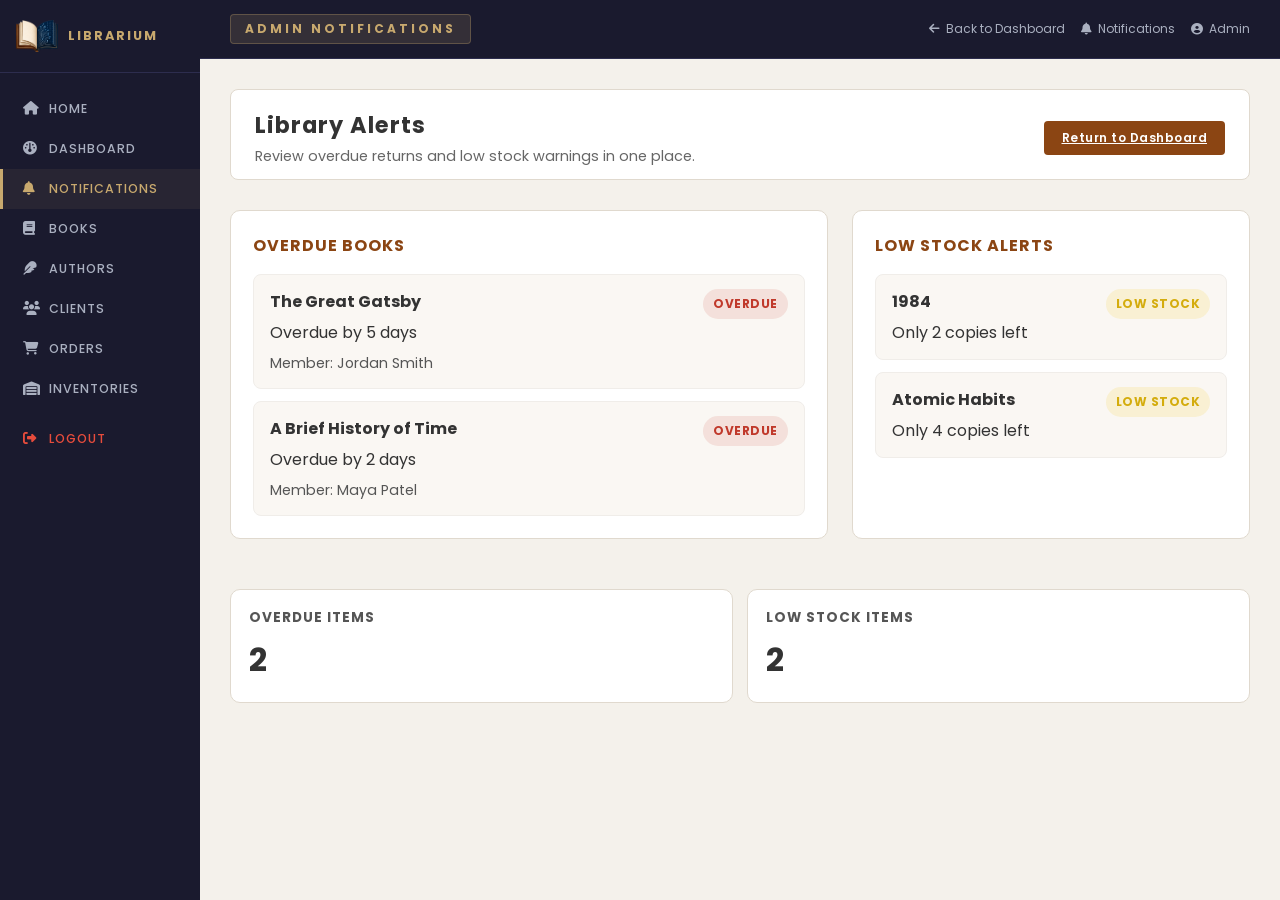
<file: notifications.html>
<!DOCTYPE html>
<html lang="en">
<head>
    <meta charset="UTF-8">
    <meta name="viewport" content="width=device-width, initial-scale=1.0">
    <title>Librarium — Notifications</title>
    <link rel="stylesheet" href="https://cdnjs.cloudflare.com/ajax/libs/font-awesome/6.5.0/css/all.min.css">
    <link href="https://fonts.googleapis.com/css2?family=Poppins:wght@300;400;500;600;700&display=swap" rel="stylesheet">
    <link rel="stylesheet" href="dashboardstyle.css">
    <style>
        .notifications-hero {
            padding: 18px 24px 12px;
            display: flex;
            align-items: center;
            justify-content: space-between;
            gap: 12px;
            background: #fff;
            border: 1px solid var(--border);
            border-radius: 8px;
        }
        .notifications-hero h1 {
            font-size: 1.4rem;
            letter-spacing: 1px;
            margin-bottom: 4px;
        }
        .notifications-hero p {
            color: #666;
            font-size: 0.9rem;
            margin: 0;
        }
        .notification-card {
            background: #fff;
            border: 1px solid var(--border);
            border-radius: 10px;
            padding: 22px;
            width: 100%;
        }
        .notification-card h2 {
            margin-bottom: 16px;
            font-size: 1rem;
            letter-spacing: 1px;
            text-transform: uppercase;
            color: var(--section-title-bg);
        }
        .notification-item {
            display: flex;
            justify-content: space-between;
            align-items: flex-start;
            gap: 14px;
            padding: 14px 16px;
            border-radius: 8px;
            border: 1px solid #f0ede9;
            margin-bottom: 12px;
            background: #faf7f3;
        }
        .notification-item:last-child { margin-bottom: 0; }
        .notification-item strong { display: block; margin-bottom: 6px; }
        .notification-status {
            font-size: 0.75rem;
            text-transform: uppercase;
            letter-spacing: 0.5px;
            font-weight: 700;
            padding: 6px 10px;
            border-radius: 999px;
        }
        .status-overdue { background: rgba(192, 57, 43, 0.12); color: #c0392b; }
        .status-lowstock { background: rgba(241, 196, 15, 0.14); color: #d4ac0d; }
        .notifications-grid {
            display: grid;
            grid-template-columns: 1.2fr 0.8fr;
            gap: 24px;
            width: 100%;
        }
        .notifications-summary {
            display: grid;
            grid-template-columns: repeat(2, minmax(0, 1fr));
            gap: 14px;
            margin-top: 20px;
        }
        .summary-box {
            border-radius: 10px;
            background: #fff;
            border: 1px solid var(--border);
            padding: 18px;
        }
        .summary-box h3 {
            margin-bottom: 8px;
            font-size: 0.85rem;
            color: #555;
            text-transform: uppercase;
            letter-spacing: 1px;
        }
        .summary-box p {
            font-size: 2rem;
            font-weight: 700;
            color: #333;
            margin: 0;
        }
        @media (max-width: 950px) {
            .notifications-grid { grid-template-columns: 1fr; }
        }
    </style>
</head>
<body>
<aside class="sidebar">
    <div class="sidebar-logo">
        <img src="images/logo.png" alt="Librarium Logo" style="height:32px; width:auto;">
        <span>LIBRARIUM</span>
    </div>
    <ul class="sidebar-nav">
        <li><a href="index.html"><i class="fa-solid fa-house"></i> Home</a></li>
        <li><a href="dashboard.html"><i class="fa-solid fa-gauge"></i> Dashboard</a></li>
        <li><a href="#" class="active"><i class="fa-solid fa-bell"></i> Notifications</a></li>
        <li><a href="#books"><i class="fa-solid fa-book"></i> Books</a></li>
        <li><a href="#authors"><i class="fa-solid fa-feather"></i> Authors</a></li>
        <li><a href="#clients"><i class="fa-solid fa-users"></i> Clients</a></li>
        <li><a href="#orders"><i class="fa-solid fa-cart-shopping"></i> Orders</a></li>
        <li><a href="#inventory"><i class="fa-solid fa-warehouse"></i> Inventories</a></li>
        <li class="logout"><a href="index.html"><i class="fa-solid fa-right-from-bracket"></i> Logout</a></li>
    </ul>
</aside>
<main class="main">
    <div class="topbar">
        <span class="topbar-title">ADMIN NOTIFICATIONS</span>
        <div class="topbar-right">
            <a href="dashboard.html"><i class="fa-solid fa-arrow-left"></i> Back to Dashboard</a>
            <a href="notifications.html" class="active"><i class="fa-solid fa-bell"></i> Notifications</a>
            <a href="#"><i class="fa-solid fa-circle-user"></i> Admin</a>
        </div>
    </div>
    <div class="content">
        <div class="notifications-hero">
            <div>
                <h1>Library Alerts</h1>
                <p>Review overdue returns and low stock warnings in one place.</p>
            </div>
            <a href="dashboard.html" class="btn btn-primary">Return to Dashboard</a>
        </div>

        <div class="notifications-grid">
            <div class="notification-card">
                <h2>Overdue Books</h2>
                <div id="overdueList"></div>
            </div>
            <div class="notification-card">
                <h2>Low Stock Alerts</h2>
                <div id="lowStockList"></div>
            </div>
        </div>

        <div class="notifications-summary">
            <div class="summary-box">
                <h3>Overdue items</h3>
                <p id="overdueCount">0</p>
            </div>
            <div class="summary-box">
                <h3>Low stock items</h3>
                <p id="lowStockCount">0</p>
            </div>
        </div>
    </div>
</main>
<script src="notifications.js"></script>
</body>
</html>
</file>
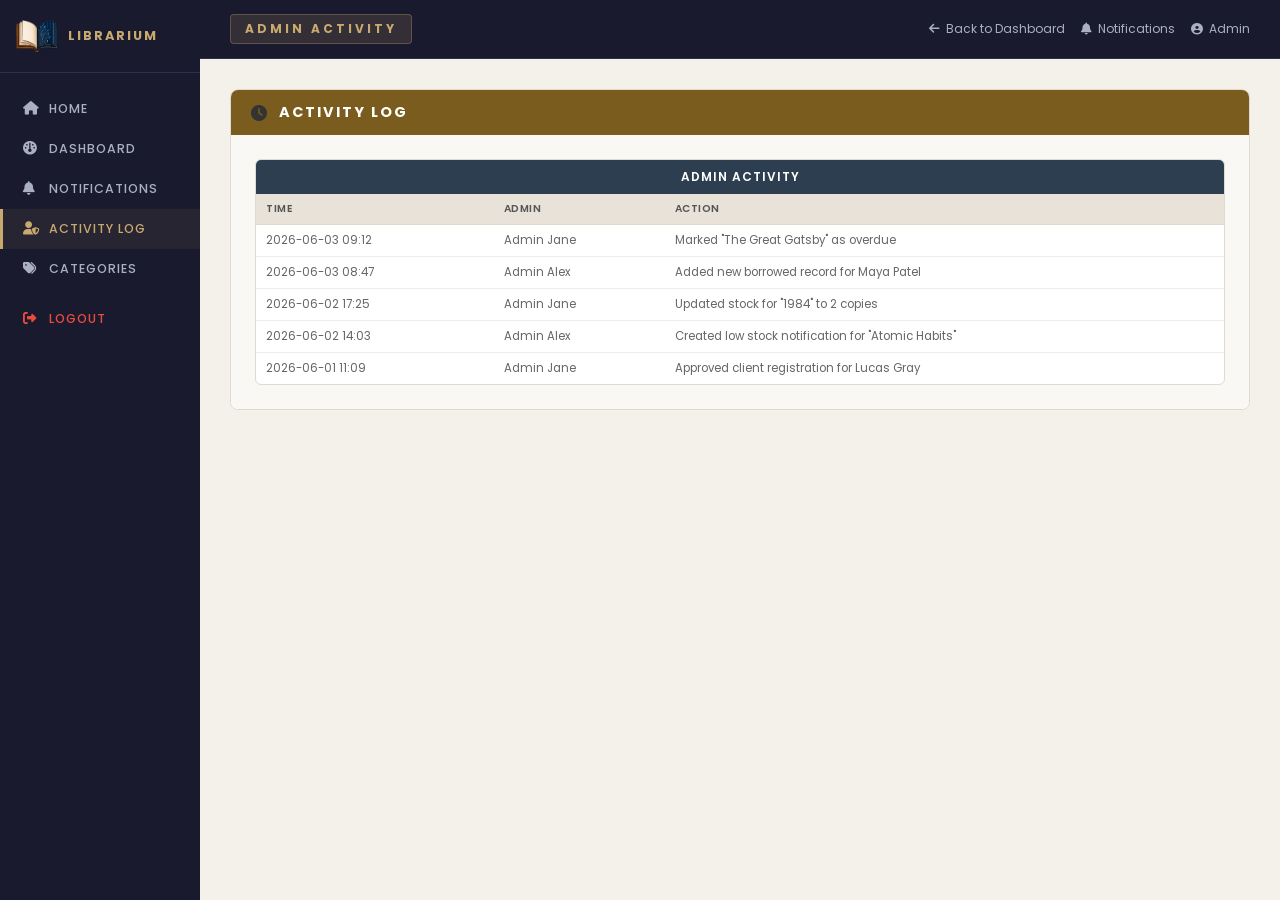
<file: html/admin-activity.html>
<!DOCTYPE html>
<html lang="en">
<head>
    <meta charset="UTF-8">
    <meta name="viewport" content="width=device-width, initial-scale=1.0">
    <title>Librarium — Admin Activity</title>
    <link rel="stylesheet" href="https://cdnjs.cloudflare.com/ajax/libs/font-awesome/6.5.0/css/all.min.css">
    <link href="https://fonts.googleapis.com/css2?family=Poppins:wght@300;400;500;600;700&display=swap" rel="stylesheet">
    <link rel="stylesheet" href="../css/main.css">
</head>
<body>

<!-- SIDEBAR -->
<aside class="sidebar">
    <div class="sidebar-logo">
        <img src="../images/logo.png" alt="Librarium Logo" style="height:32px; width:auto;">
        <span>LIBRARIUM</span>
    </div>
    <ul class="sidebar-nav">
        <li><a href="index.html"><i class="fa-solid fa-house"></i> Home</a></li>
        <li><a href="dashboard.html"><i class="fa-solid fa-gauge"></i> Dashboard</a></li>
        <li><a href="notifications.html"><i class="fa-solid fa-bell"></i> Notifications</a></li>
        <li><a href="#" class="active"><i class="fa-solid fa-user-shield"></i> Activity Log</a></li>
        <li><a href="categories.html"><i class="fa-solid fa-tags"></i> Categories</a></li>
        <li class="logout"><a href="index.html"><i class="fa-solid fa-right-from-bracket"></i> Logout</a></li>
    </ul>
</aside>

<!-- MAIN -->
<main class="main">
    <div class="topbar">
        <span class="topbar-title">ADMIN ACTIVITY</span>
        <div class="topbar-right">
            <a href="dashboard.html"><i class="fa-solid fa-arrow-left"></i> Back to Dashboard</a>
            <a href="notifications.html"><i class="fa-solid fa-bell"></i> Notifications</a>
            <a href="admin-activity.html" class="active"><i class="fa-solid fa-circle-user"></i> Admin</a>
        </div>
    </div>

    <div class="content">
        <div class="section-block">
            <div class="section-header gold">
                <i class="fa-solid fa-clock"></i>
                <h2>Activity Log</h2>
            </div>
            <div class="section-body">
                <div class="table-card">
                    <div class="table-card-title">ADMIN ACTIVITY</div>
                    <table>
                        <thead>
                            <tr>
                                <th>Time</th>
                                <th>Admin</th>
                                <th>Action</th>
                            </tr>
                        </thead>
                        <tbody>
                            <tr>
                                <td>2026-06-03 09:12</td>
                                <td>Admin Jane</td>
                                <td>Marked "The Great Gatsby" as overdue</td>
                            </tr>
                            <tr>
                                <td>2026-06-03 08:47</td>
                                <td>Admin Alex</td>
                                <td>Added new borrowed record for Maya Patel</td>
                            </tr>
                            <tr>
                                <td>2026-06-02 17:25</td>
                                <td>Admin Jane</td>
                                <td>Updated stock for "1984" to 2 copies</td>
                            </tr>
                            <tr>
                                <td>2026-06-02 14:03</td>
                                <td>Admin Alex</td>
                                <td>Created low stock notification for "Atomic Habits"</td>
                            </tr>
                            <tr>
                                <td>2026-06-01 11:09</td>
                                <td>Admin Jane</td>
                                <td>Approved client registration for Lucas Gray</td>
                            </tr>
                        </tbody>
                    </table>
                </div>
            </div>
        </div>
    </div>
</main>

</body>
</html>
</file>
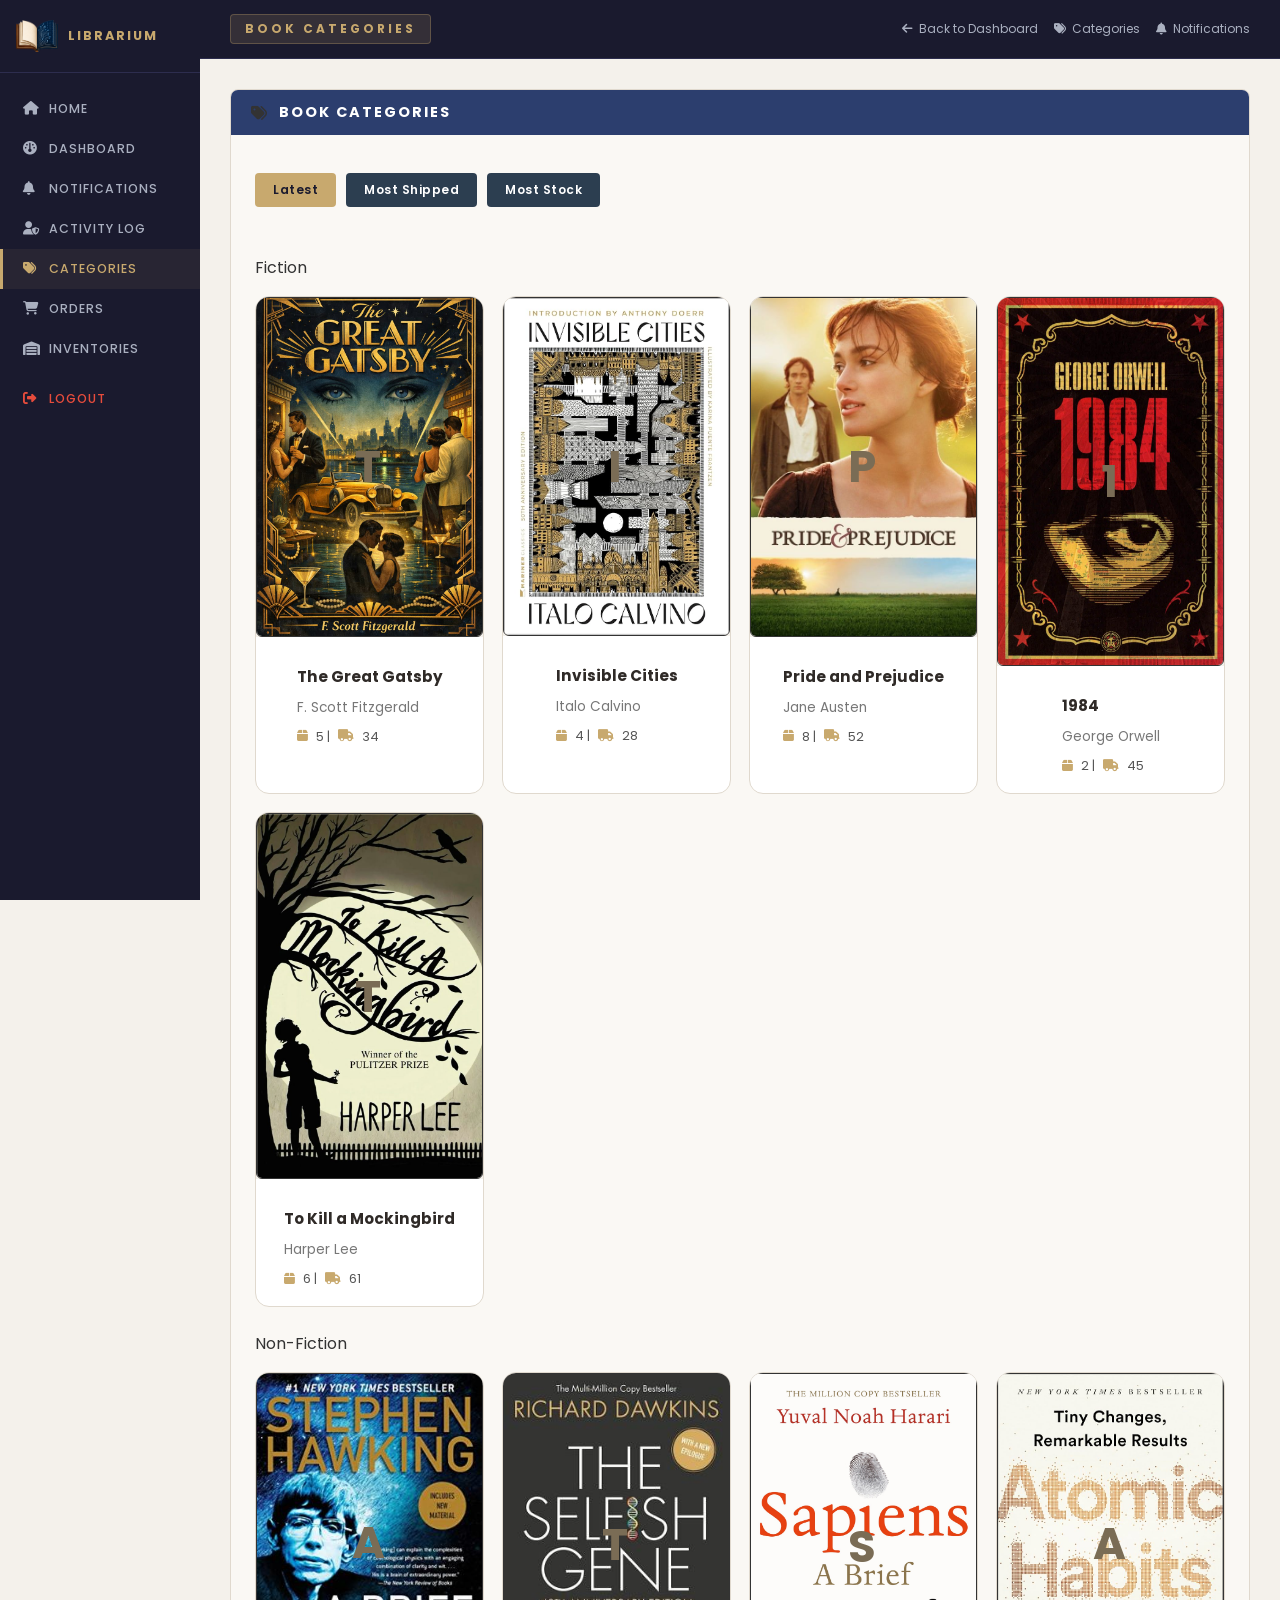
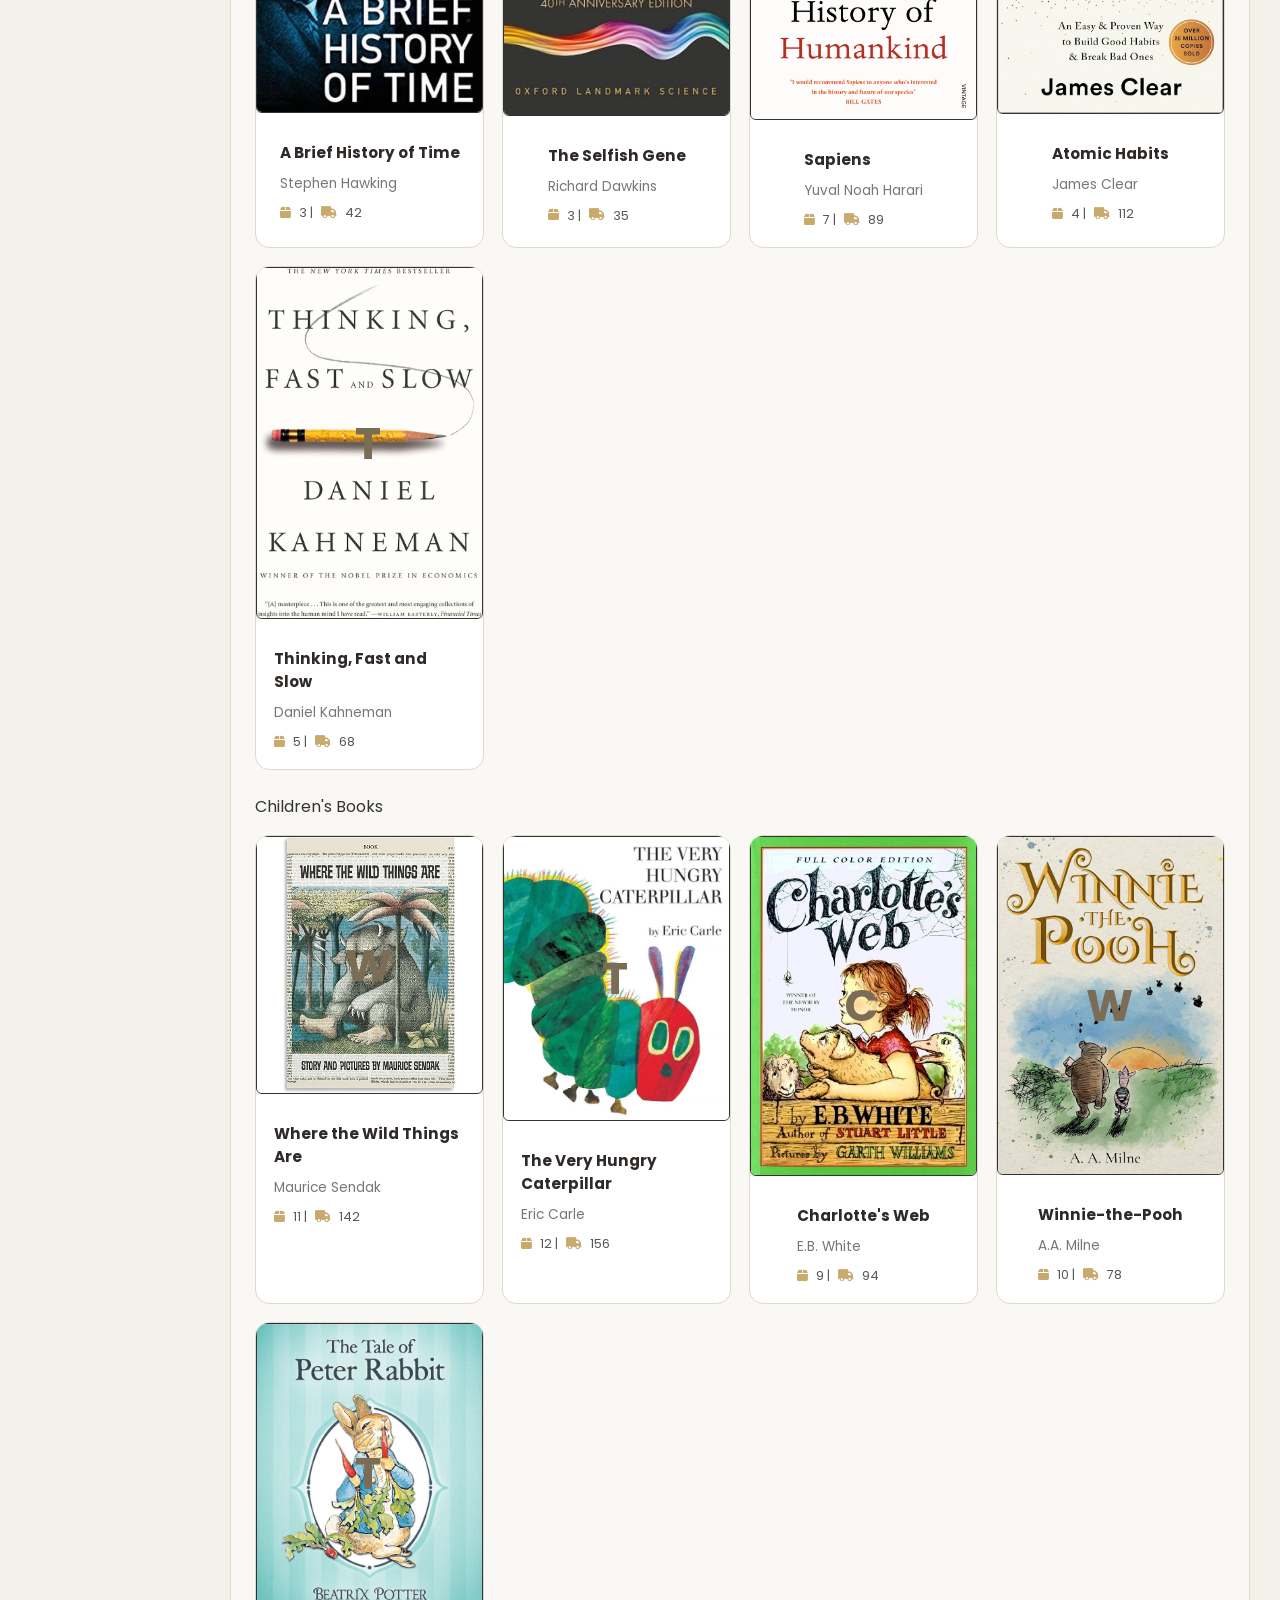
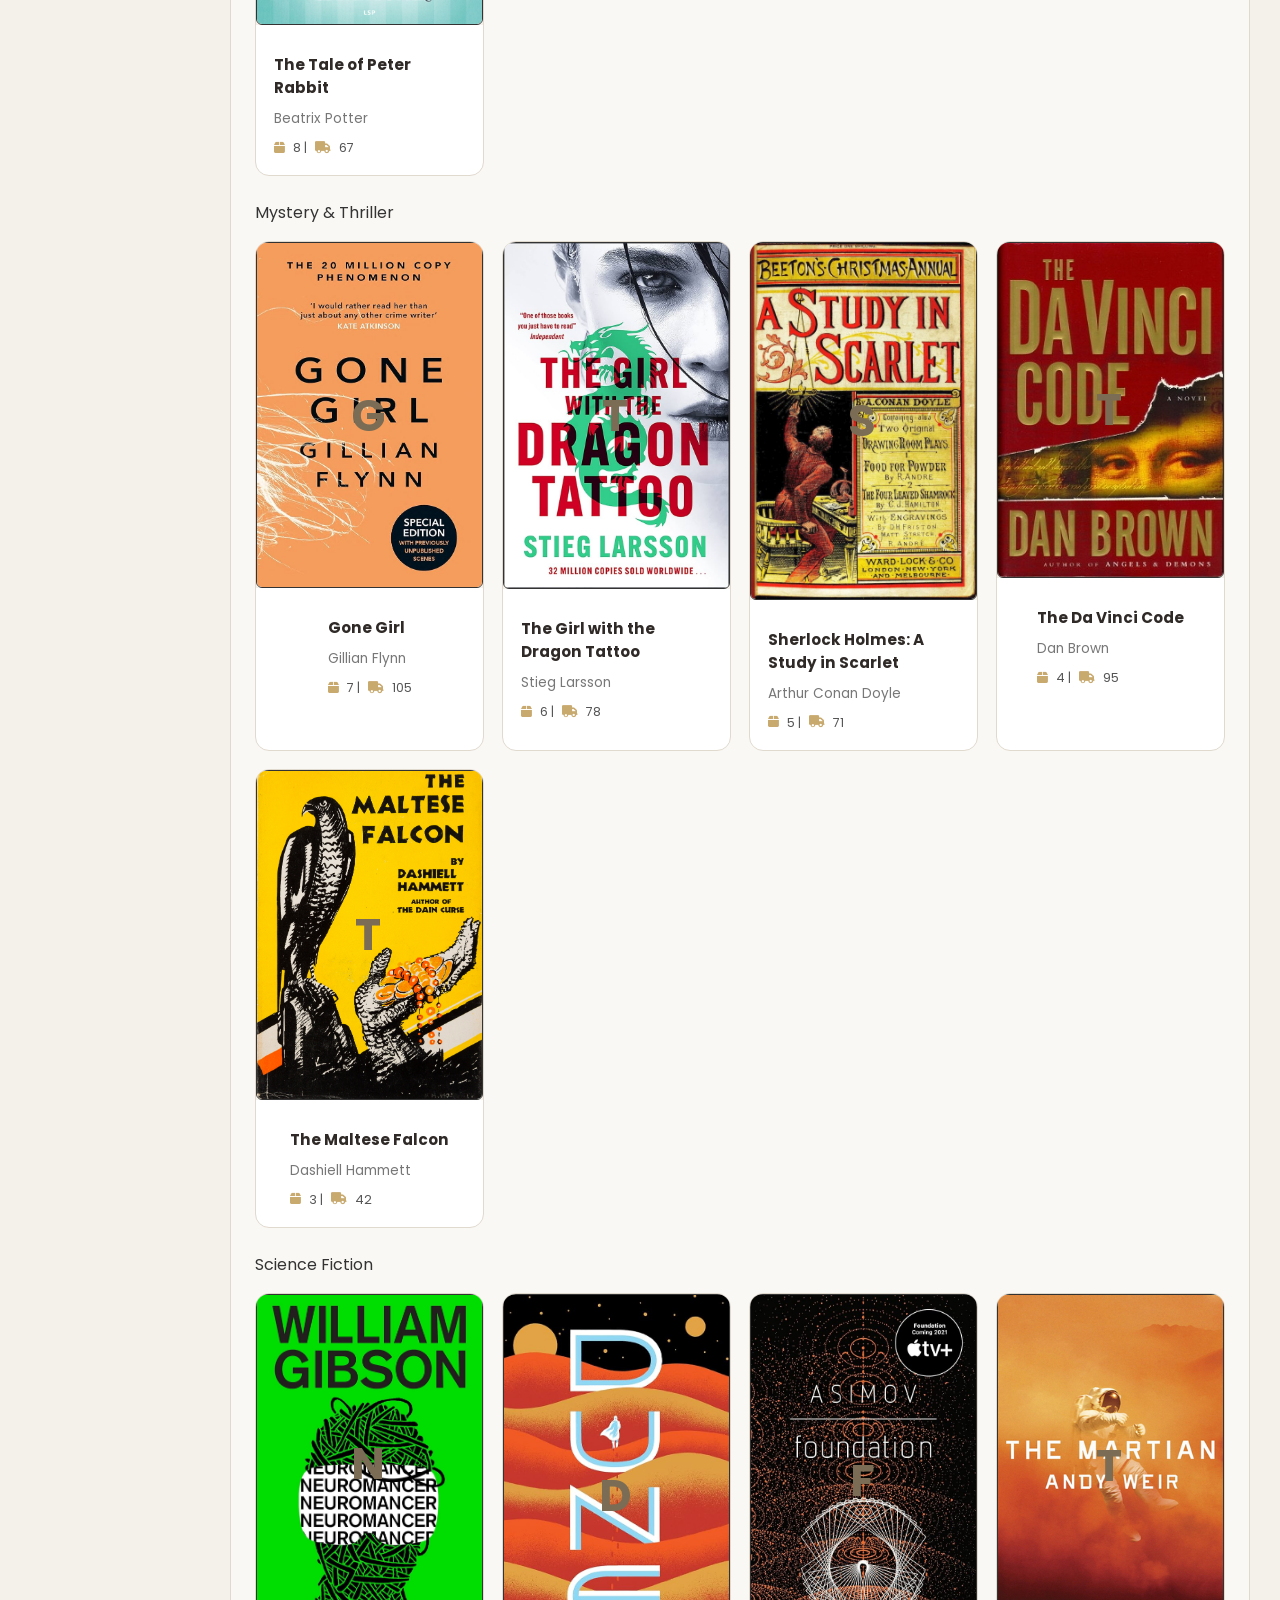
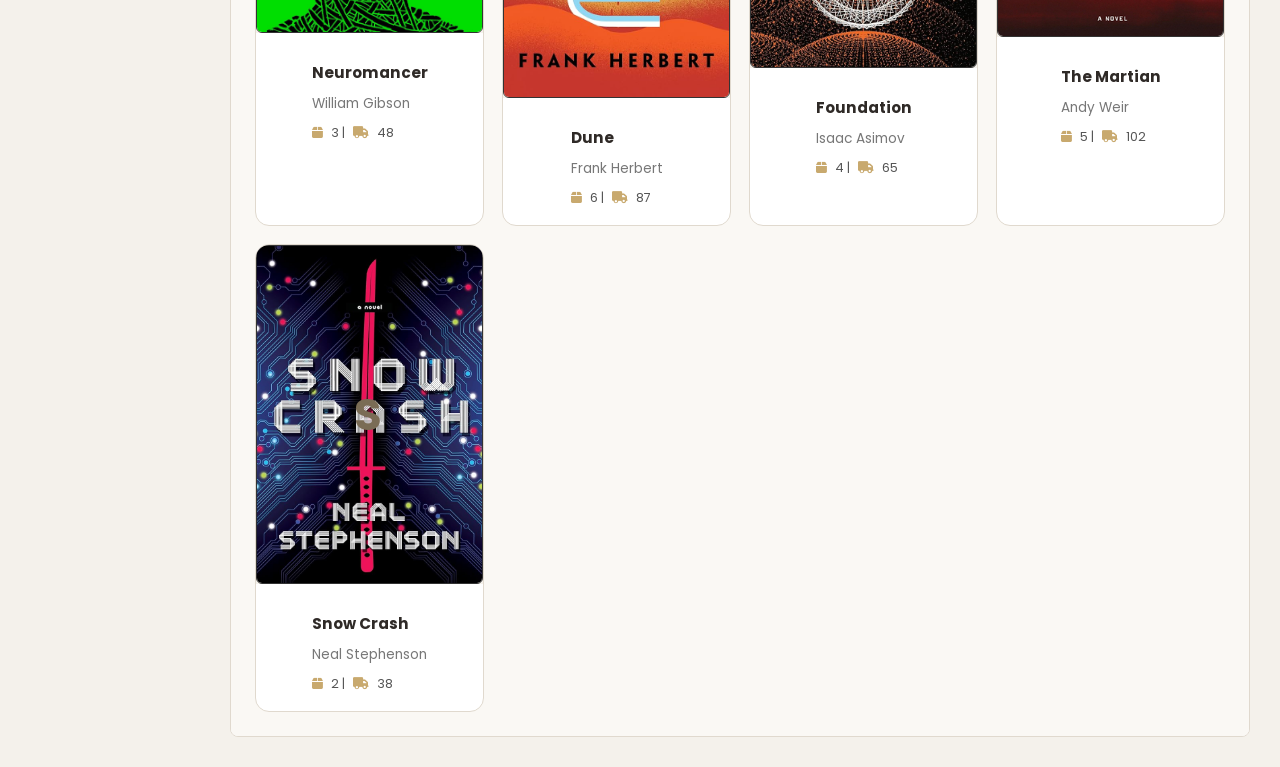
<file: html/categories.html>
<!DOCTYPE html>
<html lang="en">
<head>
    <meta charset="UTF-8">
    <meta name="viewport" content="width=device-width, initial-scale=1.0">
    <title>Librarium — Categories</title>
    <link rel="stylesheet" href="https://cdnjs.cloudflare.com/ajax/libs/font-awesome/6.5.0/css/all.min.css">
    <link href="https://fonts.googleapis.com/css2?family=Poppins:wght@300;400;500;600;700&display=swap" rel="stylesheet">
    <link rel="stylesheet" href="../css/main.css">
</head>
<body>
    <aside class="sidebar">
        <div class="sidebar-logo">
            <img src="../images/logo.png" alt="Librarium Logo" style="height:32px; width:auto;">
            <span>LIBRARIUM</span>
        </div>
        <ul class="sidebar-nav">
            <li><a href="index.html"><i class="fa-solid fa-house"></i> Home</a></li>
            <li><a href="dashboard.html"><i class="fa-solid fa-gauge"></i> Dashboard</a></li>
            <li><a href="notifications.html"><i class="fa-solid fa-bell"></i> Notifications</a></li>
            <li><a href="admin-activity.html"><i class="fa-solid fa-user-shield"></i> Activity Log</a></li>
            <li><a href="categories.html" class="active"><i class="fa-solid fa-tags"></i> Categories</a></li>
            <li><a href="#orders"><i class="fa-solid fa-cart-shopping"></i> Orders</a></li>
            <li><a href="#inventory"><i class="fa-solid fa-warehouse"></i> Inventories</a></li>
            <li class="logout"><a href="index.html"><i class="fa-solid fa-right-from-bracket"></i> Logout</a></li>
        </ul>
    </aside>

    <main class="main">
        <div class="topbar">
            <span class="topbar-title">BOOK CATEGORIES</span>
            <div class="topbar-right">
                <a href="dashboard.html"><i class="fa-solid fa-arrow-left"></i> Back to Dashboard</a>
                <a href="categories.html" class="active"><i class="fa-solid fa-tags"></i> Categories</a>
                <a href="notifications.html"><i class="fa-solid fa-bell"></i> Notifications</a>
            </div>
        </div>

        <div class="content">
            <div class="section-block">
                <div class="section-header blue">
                    <i class="fa-solid fa-tags"></i>
                    <h2>Book Categories</h2>
                </div>
                <div class="section-body">
                    <div class="btn-row">
                        <button class="btn sort-btn sort-latest active" onclick="sortBooks('latest', this)">Latest</button>
                        <button class="btn sort-btn sort-shipped" onclick="sortBooks('shipped', this)">Most Shipped</button>
                        <button class="btn sort-btn sort-stock" onclick="sortBooks('stock', this)">Most Stock</button>
                    </div>
                    <div id="categoriesContainer"></div>
                </div>
            </div>
        </div>
    </main>

    <script src="../js/categories.js"></script>
</body>
</html>
</file>
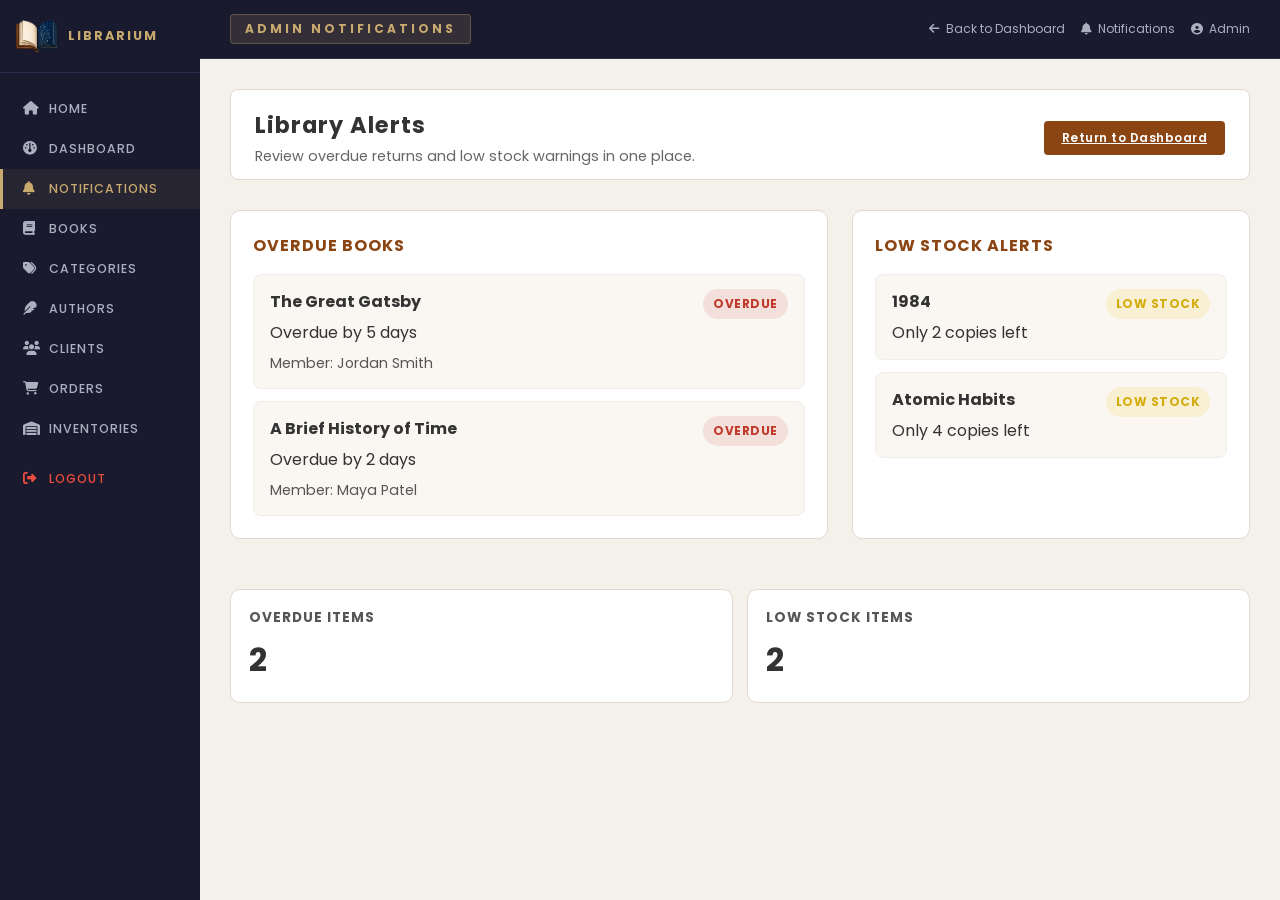
<file: html/notifications.html>
<!DOCTYPE html>
<html lang="en">
<head>
    <meta charset="UTF-8">
    <meta name="viewport" content="width=device-width, initial-scale=1.0">
    <title>Librarium — Notifications</title>
    <link rel="stylesheet" href="https://cdnjs.cloudflare.com/ajax/libs/font-awesome/6.5.0/css/all.min.css">
    <link href="https://fonts.googleapis.com/css2?family=Poppins:wght@300;400;500;600;700&display=swap" rel="stylesheet">
    <link rel="stylesheet" href="../css/main.css">
    <style>
        .notifications-hero {
            padding: 18px 24px 12px;
            display: flex;
            align-items: center;
            justify-content: space-between;
            gap: 12px;
            background: #fff;
            border: 1px solid var(--border);
            border-radius: 8px;
        }
        .notifications-hero h1 {
            font-size: 1.4rem;
            letter-spacing: 1px;
            margin-bottom: 4px;
        }
        .notifications-hero p {
            color: #666;
            font-size: 0.9rem;
            margin: 0;
        }
        .notification-card {
            background: #fff;
            border: 1px solid var(--border);
            border-radius: 10px;
            padding: 22px;
            width: 100%;
        }
        .notification-card h2 {
            margin-bottom: 16px;
            font-size: 1rem;
            letter-spacing: 1px;
            text-transform: uppercase;
            color: var(--section-title-bg);
        }
        .notification-item {
            display: flex;
            justify-content: space-between;
            align-items: flex-start;
            gap: 14px;
            padding: 14px 16px;
            border-radius: 8px;
            border: 1px solid #f0ede9;
            margin-bottom: 12px;
            background: #faf7f3;
        }
        .notification-item:last-child { margin-bottom: 0; }
        .notification-item strong { display: block; margin-bottom: 6px; }
        .notification-status {
            font-size: 0.75rem;
            text-transform: uppercase;
            letter-spacing: 0.5px;
            font-weight: 700;
            padding: 6px 10px;
            border-radius: 999px;
        }
        .status-overdue { background: rgba(192, 57, 43, 0.12); color: #c0392b; }
        .status-lowstock { background: rgba(241, 196, 15, 0.14); color: #d4ac0d; }
        .notifications-grid {
            display: grid;
            grid-template-columns: 1.2fr 0.8fr;
            gap: 24px;
            width: 100%;
        }
        .notifications-summary {
            display: grid;
            grid-template-columns: repeat(2, minmax(0, 1fr));
            gap: 14px;
            margin-top: 20px;
        }
        .summary-box {
            border-radius: 10px;
            background: #fff;
            border: 1px solid var(--border);
            padding: 18px;
        }
        .summary-box h3 {
            margin-bottom: 8px;
            font-size: 0.85rem;
            color: #555;
            text-transform: uppercase;
            letter-spacing: 1px;
        }
        .summary-box p {
            font-size: 2rem;
            font-weight: 700;
            color: #333;
            margin: 0;
        }
        @media (max-width: 950px) {
            .notifications-grid { grid-template-columns: 1fr; }
        }
    </style>
</head>
<body>
<aside class="sidebar">
    <div class="sidebar-logo">
        <img src="../images/logo.png" alt="Librarium Logo" style="height:32px; width:auto;">
        <span>LIBRARIUM</span>
    </div>
    <ul class="sidebar-nav">
        <li><a href="index.html"><i class="fa-solid fa-house"></i> Home</a></li>
        <li><a href="dashboard.html"><i class="fa-solid fa-gauge"></i> Dashboard</a></li>
        <li><a href="#" class="active"><i class="fa-solid fa-bell"></i> Notifications</a></li>
        <li><a href="#books"><i class="fa-solid fa-book"></i> Books</a></li>
        <li><a href="categories.html"><i class="fa-solid fa-tags"></i> Categories</a></li>
        <li><a href="#authors"><i class="fa-solid fa-feather"></i> Authors</a></li>
        <li><a href="#clients"><i class="fa-solid fa-users"></i> Clients</a></li>
        <li><a href="#orders"><i class="fa-solid fa-cart-shopping"></i> Orders</a></li>
        <li><a href="#inventory"><i class="fa-solid fa-warehouse"></i> Inventories</a></li>
        <li class="logout"><a href="index.html"><i class="fa-solid fa-right-from-bracket"></i> Logout</a></li>
    </ul>
</aside>
<main class="main">
    <div class="topbar">
        <span class="topbar-title">ADMIN NOTIFICATIONS</span>
        <div class="topbar-right">
            <a href="dashboard.html"><i class="fa-solid fa-arrow-left"></i> Back to Dashboard</a>
            <a href="notifications.html" class="active"><i class="fa-solid fa-bell"></i> Notifications</a>
            <a href="admin-activity.html"><i class="fa-solid fa-circle-user"></i> Admin</a>
        </div>
    </div>
    <div class="content">
        <div class="notifications-hero">
            <div>
                <h1>Library Alerts</h1>
                <p>Review overdue returns and low stock warnings in one place.</p>
            </div>
            <a href="dashboard.html" class="btn btn-primary">Return to Dashboard</a>
        </div>

        <div class="notifications-grid">
            <div class="notification-card">
                <h2>Overdue Books</h2>
                <div id="overdueList"></div>
            </div>
            <div class="notification-card">
                <h2>Low Stock Alerts</h2>
                <div id="lowStockList"></div>
            </div>
        </div>

        <div class="notifications-summary">
            <div class="summary-box">
                <h3>Overdue items</h3>
                <p id="overdueCount">0</p>
            </div>
            <div class="summary-box">
                <h3>Low stock items</h3>
                <p id="lowStockCount">0</p>
            </div>
        </div>
    </div>
</main>
<script src="../js/notifications.js"></script>
</body>
</html>
</file>
<file: dashboardstyle.css>
* { margin: 0; padding: 0; box-sizing: border-box; }

        :root {
            --sidebar-bg: #1a1a2e;
            --sidebar-width: 200px;
            --accent: #c8a96e;
            --accent-dark: #a8843e;
            --danger: #c0392b;
            --success: #27ae60;
            --info: #2980b9;
            --warning: #e67e22;
            --text-light: #ecf0f1;
            --text-muted: #95a5a6;
            --bg-main: #f4f1eb;
            --bg-card: #ffffff;
            --bg-section: #faf8f4;
            --border: #e0d9ce;
            --table-header: #2c3e50;
            --section-title-bg: #8b4513;
        }

        body {
            font-family: 'Poppins', sans-serif;
            background: var(--bg-main);
            display: flex;
            min-height: 100vh;
            color: #333;
        }

        /* SIDEBAR */
        .sidebar {
            width: var(--sidebar-width);
            background: var(--sidebar-bg);
            min-height: 100vh;
            position: fixed;
            top: 0; left: 0;
            display: flex;
            flex-direction: column;
            z-index: 100;
        }

        .sidebar-logo {
            padding: 20px 16px;
            border-bottom: 1px solid #2d2d4e;
            display: flex;
            align-items: center;
            gap: 10px;
        }

        .sidebar-logo span {
            color: var(--accent);
            font-size: 0.8rem;
            font-weight: 700;
            letter-spacing: 2px;
        }

        .sidebar-nav {
            list-style: none;
            padding: 16px 0;
            flex: 1;
        }

        .sidebar-nav li a {
            display: flex;
            align-items: center;
            gap: 10px;
            padding: 11px 20px;
            color: #aab0c0;
            text-decoration: none;
            font-size: 0.78rem;
            font-weight: 500;
            letter-spacing: 1px;
            text-transform: uppercase;
            transition: all 0.2s;
            border-left: 3px solid transparent;
        }

        .sidebar-nav li a:hover,
        .sidebar-nav li a.active {
            color: var(--accent);
            background: rgba(200, 169, 110, 0.08);
            border-left-color: var(--accent);
        }

        .sidebar-nav li a i {
            width: 16px;
            font-size: 0.85rem;
        }

        .sidebar-nav .logout a {
            color: #e74c3c;
            margin-top: 10px;
        }

        .sidebar-nav .logout a:hover {
            background: rgba(231, 76, 60, 0.1);
            border-left-color: #e74c3c;
        }

        /* MAIN CONTENT */
        .main {
            margin-left: var(--sidebar-width);
            flex: 1;
            display: flex;
            flex-direction: column;
        }

        /* TOP BAR */
        .topbar {
            background: var(--sidebar-bg);
            padding: 14px 30px;
            display: flex;
            align-items: center;
            justify-content: space-between;
            border-bottom: 1px solid #2d2d4e;
        }

        .topbar-title {
            color: var(--accent);
            font-size: 0.75rem;
            font-weight: 700;
            letter-spacing: 3px;
            text-transform: uppercase;
            background: rgba(200,169,110,0.15);
            padding: 5px 14px;
            border-radius: 4px;
            border: 1px solid rgba(200,169,110,0.3);
        }

        .topbar-right {
            display: flex;
            align-items: center;
            gap: 16px;
        }

        .topbar-right a {
            color: #aab0c0;
            font-size: 0.75rem;
            text-decoration: none;
            display: flex;
            align-items: center;
            gap: 6px;
            transition: color 0.2s;
        }

        .topbar-right a:hover { color: var(--accent); }

        /* HERO BANNER */
        .hero-banner {
            background: linear-gradient(rgba(0,0,0,0.55), rgba(0,0,0,0.55)),
                        url('images/hero-bg.jpg') center/cover no-repeat;
            background-color: #2c2c3e;
            padding: 48px 40px;
            display: flex;
            align-items: center;
            justify-content: space-between;
            gap: 40px;
        }

        .hero-banner-left h2 {
            color: #fff;
            font-size: 1rem;
            font-weight: 400;
            letter-spacing: 1px;
            margin-bottom: 20px;
            opacity: 0.85;
        }

        .step-buttons {
            display: flex;
            flex-direction: column;
            gap: 10px;
        }

        .step-btn {
            background: var(--accent);
            color: #1a1a2e;
            border: none;
            padding: 9px 20px;
            border-radius: 4px;
            font-family: 'Poppins', sans-serif;
            font-size: 0.78rem;
            font-weight: 600;
            cursor: pointer;
            display: flex;
            align-items: center;
            gap: 8px;
            transition: background 0.2s;
            max-width: 250px;
        }

        .step-btn:hover { background: var(--accent-dark); }

        .hero-banner-right h1 {
            color: #fff;
            font-size: 3rem;
            font-weight: 700;
            letter-spacing: 4px;
            line-height: 1.1;
            text-align: right;
        }

        .hero-banner-right h1 span {
            color: var(--accent);
        }

        .hero-banner-right p {
            color: rgba(255,255,255,0.6);
            font-size: 0.8rem;
            text-align: right;
            letter-spacing: 2px;
            margin-top: 4px;
        }

        /* CONTENT AREA */
        .content {
            padding: 30px;
            display: flex;
            flex-direction: column;
            gap: 30px;
             width: 100%;
        }

        /* SECTION BLOCK */
        .section-block {
            background: var(--bg-card);
            border-radius: 8px;
            overflow: hidden;
            border: 1px solid var(--border);
            width: 100%;
        }

        .section-header {
            background: var(--section-title-bg);
            padding: 12px 20px;
            display: flex;
            align-items: center;
            gap: 12px;
        }

        .section-header.blue { background: #2c3e6e; }
        .section-header.teal { background: #1a5c4e; }
        .section-header.dark { background: #5e4b3b; }
        .section-header.gold { background: #7a5c1e; }

        .section-header img {
            width: 28px;
            height: 28px;
            object-fit: contain;
            opacity: 0.9;
        }

        .section-header h2 {
            color: #fff;
            font-size: 0.9rem;
            font-weight: 700;
            letter-spacing: 2px;
            text-transform: uppercase;
        }

        .section-body {
            padding: 24px;
            background: var(--bg-section);
            display: flex;
            flex-direction: column;
            gap: 24px;
        }

        /* GRID LAYOUTS */
        .two-col { display: grid; grid-template-columns: 1fr 1fr; gap: 20px; }
        .three-col { display: grid; grid-template-columns: 1fr 1fr 1fr; gap: 20px; }

        /* TABLES */
        .table-card {
            background: var(--bg-card);
            border: 1px solid var(--border);
            border-radius: 6px;
            overflow: hidden;
            margin-bottom: 20px;
        }

        .table-card:last-child {
            margin-bottom: 0;
        }

        .table-card-title {
            background: var(--table-header);
            color: #fff;
            padding: 8px 14px;
            font-size: 0.75rem;
            font-weight: 600;
            letter-spacing: 1px;
            text-align: center;
        }

        table {
            width: 100%;
            border-collapse: collapse;
            font-size: 0.72rem;
        }

        table th {
            background: #e8e2d8;
            padding: 7px 10px;
            text-align: left;
            font-weight: 600;
            color: #555;
            letter-spacing: 0.5px;
            text-transform: uppercase;
            font-size: 0.65rem;
            border-bottom: 1px solid var(--border);
        }

        table td {
            padding: 7px 10px;
            border-bottom: 1px solid #f0ece5;
            color: #666;
        }

        /* Center content for Authors/Categories and Clients/Orders tables */
        #authors table th,
        #authors table td,
        #clients table th,
        #clients table td {
            text-align: center;
        }

        table tr:last-child td { border-bottom: none; }
        table tr:hover td { background: #faf7f2; }

        /* EMPTY ROWS */
        .empty-row td { height: 32px; }

        /* BUTTONS */
        .btn {
            padding: 8px 18px;
            border: none;
            border-radius: 4px;
            font-family: 'Poppins', sans-serif;
            font-size: 0.75rem;
            font-weight: 600;
            cursor: pointer;
            display: inline-flex;
            align-items: center;
            gap: 6px;
            transition: all 0.2s;
            letter-spacing: 0.5px;
        }

        .btn-primary { background: var(--section-title-bg); color: #fff; }
        .btn-primary:hover { background: #6a3510; }
        .btn-secondary { background: var(--table-header); color: #fff; }
        .btn-secondary:hover { background: #1a2530; }
        .btn-success { background: var(--success); color: #fff; }
        .btn-success:hover { background: #219a52; }
        .btn-info { background: var(--info); color: #fff; }
        .btn-gold { background: var(--accent); color: #1a1a2e; }
        .btn-gold:hover { background: var(--accent-dark); }

        .btn-row {
            display: flex;
            gap: 10px;
            margin-top: 14px;
            flex-wrap: wrap;
        }

        /* FORM CARD */
        .form-card {
            background: var(--bg-card);
            border: 1px solid var(--border);
            border-radius: 6px;
            padding: 16px;
        }

        .form-card h3 {
            font-size: 0.8rem;
            font-weight: 700;
            letter-spacing: 1px;
            text-transform: uppercase;
            color: #444;
            margin-bottom: 14px;
            padding-bottom: 8px;
            border-bottom: 2px solid var(--accent);
        }

        .form-group {
            margin-bottom: 10px;
        }

        .form-group label {
            display: block;
            font-size: 0.65rem;
            font-weight: 600;
            letter-spacing: 1px;
            text-transform: uppercase;
            color: #888;
            margin-bottom: 4px;
        }

        .form-group input,
        .form-group select,
        .form-group textarea {
            width: 100%;
            padding: 7px 10px;
            border: 1px solid var(--border);
            border-radius: 4px;
            font-family: 'Poppins', sans-serif;
            font-size: 0.75rem;
            background: #fdfbf8;
            color: #333;
            transition: border-color 0.2s;
        }

        .form-group input:focus,
        .form-group select:focus,
        .form-group textarea:focus {
            outline: none;
            border-color: var(--accent);
        }

        .form-group textarea { height: 60px; resize: vertical; }

        /* IMAGE CARDS */
        .img-card {
            border-radius: 6px;
            overflow: hidden;
            position: relative;
        }

        .img-card img {
            width: 100%;
            height: 130px;
            object-fit: cover;
            display: block;
        }

        .img-card-label {
            background: rgba(0,0,0,0.7);
            color: #fff;
            padding: 6px 10px;
            font-size: 0.7rem;
            font-weight: 600;
            letter-spacing: 0.5px;
        }

        .img-card-desc {
            font-size: 0.65rem;
            color: #888;
            padding: 4px 0 0;
        }

        /* INVENTORY NAV TABS */
        .tab-nav {
            display: flex;
            gap: 0;
            border-bottom: 1px solid var(--border);
            margin-bottom: 16px;
        }

        .tab-nav a {
            padding: 7px 14px;
            font-size: 0.68rem;
            font-weight: 600;
            letter-spacing: 0.5px;
            color: #888;
            text-decoration: none;
            border-bottom: 2px solid transparent;
            transition: all 0.2s;
        }

        .tab-nav a:hover,
        .tab-nav a.active {
            color: var(--accent);
            border-bottom-color: var(--accent);
        }

        /* STAT MINI CARDS */
        .mini-stats {
            display: grid;
            grid-template-columns: repeat(4, 1fr);
            gap: 12px;
            margin-bottom: 20px;
        }

        .mini-stat {
            background: var(--bg-card);
            border: 1px solid var(--border);
            border-radius: 6px;
            padding: 14px;
            text-align: center;
        }

        .mini-stat .value {
            font-size: 1.4rem;
            font-weight: 700;
            color: var(--section-title-bg);
        }

        .mini-stat .label {
            font-size: 0.65rem;
            color: #888;
            text-transform: uppercase;
            letter-spacing: 1px;
        }

        /* CHART PLACEHOLDER */
        .chart-placeholder {
            background: var(--bg-card);
            border: 1px solid var(--border);
            border-radius: 6px;
            height: 160px;
            display: flex;
            align-items: flex-end;
            padding: 14px;
            gap: 8px;
            overflow: hidden;
        }

        .chart-grid {
            background: var(--bg-card);
            border: 1px solid var(--border);
            border-radius: 6px;
            padding: 14px 10px 10px;
            display: grid;
            grid-template-columns: repeat(12, minmax(0, 1fr));
            gap: 10px;
            align-items: end;
            min-height: 220px;
        }

        .chart-column {
            display: flex;
            flex-direction: column;
            justify-content: flex-end;
            align-items: center;
            gap: 8px;
            height: 160px;
        }

        .chart-column span {
            font-size: 0.68rem;
            color: #666;
            letter-spacing: 0.5px;
        }

        .chart-bar {
            width: 100%;
            min-height: 10px;
            background: var(--accent);
            border-radius: 6px 6px 0 0;
            opacity: 0.9;
            transition: opacity 0.2s;
        }

        .chart-bar:hover { opacity: 1; }

        .chart-donut {
            background: var(--bg-card);
            border: 1px solid var(--border);
            border-radius: 6px;
            padding: 18px;
            display: flex;
            align-items: center;
            justify-content: center;
            gap: 18px;
            min-height: 200px;
        }

        .donut-graphic {
            width: 120px;
            height: 120px;
            display: flex;
            align-items: center;
            justify-content: center;
        }

        .donut-legend {
            display: flex;
            flex-direction: column;
            gap: 8px;
            font-size: 0.75rem;
            color: #555;
            max-width: 120px;
        }

        .legend-item {
            display: flex;
            align-items: center;
            gap: 8px;
        }

        .legend-dot {
            width: 10px;
            height: 10px;
            border-radius: 50%;
            display: inline-block;
        }

        .chart-donut svg { width: 120px; height: 120px; }

        .report-btn-grid {
            display: grid;
            grid-template-columns: 1fr 1fr;
            gap: 10px;
        }

        .report-btn {
            background: var(--accent);
            color: #1a1a2e;
            border: none;
            padding: 10px 16px;
            border-radius: 4px;
            font-family: 'Poppins', sans-serif;
            font-size: 0.72rem;
            font-weight: 700;
            cursor: pointer;
            display: flex;
            align-items: center;
            gap: 6px;
            transition: background 0.2s;
            letter-spacing: 0.5px;
        }

        .report-btn:hover { background: var(--accent-dark); }

        /* SEARCH BAR */
        .search-bar {
            display: flex;
            gap: 8px;
            margin-bottom: 14px;
        }

        .search-bar input {
            flex: 1;
            padding: 7px 12px;
            border: 1px solid var(--border);
            border-radius: 4px;
            font-family: 'Poppins', sans-serif;
            font-size: 0.75rem;
            background: #fdfbf8;
        }

        .search-bar input:focus { outline: none; border-color: var(--accent); }

        /* DELIVERY ICON */
        .delivery-float {
            position: absolute;
            right: 14px;
            bottom: 14px;
            background: var(--accent);
            border-radius: 8px;
            padding: 8px 12px;
            display: flex;
            align-items: center;
            gap: 6px;
            font-size: 0.7rem;
            font-weight: 700;
            color: #1a1a2e;
        }

        /* RESPONSIVE */
        @media (max-width: 900px) {
            .two-col, .three-col { grid-template-columns: 1fr; }
            .mini-stats { grid-template-columns: 1fr 1fr; }
        }
</file>
<file: css/main.css>
/* ROOT VARIABLES */
:root {
    --sidebar-bg: #1a1a2e;
    --sidebar-width: 200px;
    --accent: #c8a96e;
    --accent-dark: #a8843e;
    --danger: #c0392b;
    --success: #27ae60;
    --info: #2980b9;
    --warning: #e67e22;
    --text-light: #ecf0f1;
    --text-muted: #95a5a6;
    --bg-main: #f4f1eb;
    --bg-card: #ffffff;
    --bg-section: #faf8f4;
    --border: #e0d9ce;
    --table-header: #2c3e50;
    --section-title-bg: #8b4513;
}

* { 
    margin: 0; 
    padding: 0; 
    box-sizing: border-box; 
}

body {
    font-family: 'Poppins', sans-serif;
    background: var(--bg-main);
    color: #333;
}

/* ===== INDEX PAGE STYLES ===== */

/* NAVBAR */
.navbar {
    width: 100%;
    padding: 18px 50px;
    display: flex;
    justify-content: space-between;
    align-items: center;
    background: rgba(82, 55, 39, 0.95);
    position: absolute;
    top: 0;
    left: 0;
    z-index: 100;
}

/* LOGO */
.logo {
    display: flex;
    align-items: center;
    gap: 12px;
}

.logo img {
    width: 45px;
    height: 45px;
    object-fit: contain;
}

.logo h2 {
    color: white;
    font-size: 28px;
    font-weight: 600;
    letter-spacing: 2px;
}

/* NAVIGATION */
.nav-links {
    display: flex;
    list-style: none;
    gap: 40px;
}

.nav-links a {
    text-decoration: none;
    color: white;
    font-size: 13px;
    font-weight: 500;
    transition: 0.3s;
}

.nav-links a:hover {
    background-color: #31479c;
}

/* RIGHT BUTTONS */
.nav-buttons {
    display: flex;
    gap: 10px;
}

.btn {
    border: none;
    padding: 8px 18px;
    border-radius: 20px;
    cursor: pointer;
    font-size: 13px;
    font-weight: 500;
    transition: 0.3s;
}

.signup {
    background-color: #3a2418;
    color: white;
}

.login {
    background-color: #1d1d1d;
    color: white;
}

.btn:hover {
    transform: translateY(-2px);
    opacity: 0.9;
}

@media(max-width: 1100px) {
    .navbar {
        flex-direction: column;
        gap: 20px;
    }
    .nav-links {
        flex-wrap: wrap;
        justify-content: center;
    }
}

/* HERO SECTION */
.hero {
    width: 100%;
    height: 100vh;
    background-image: url("../images/hero.jpg");
    background-size: cover;
    background-position: center 80%;
    position: relative;
    display: flex;
    align-items: center;
    padding-left: 80px;
}

.overlay {
    position: absolute;
    top: 0;
    left: 0;
    width: 100%;
    height: 100%;
    background: rgba(0,0,0,0.45);
}

.hero-content {
    position: relative;
    z-index: 2;
    max-width: 650px;
    color: white;
}

.hero-content h1 {
    font-size: 65px;
    line-height: 1.1;
    margin-bottom: 20px;
}

.hero-content span {
    color: #d7b48a;
}

.hero-content p {
    font-size: 18px;
    line-height: 1.7;
    margin-bottom: 35px;
    color: #f0f0f0;
}

.hero-buttons {
    display: flex;
    gap: 20px;
}

.hero-btn {
    padding: 14px 30px;
    border: none;
    border-radius: 30px;
    cursor: pointer;
    font-size: 15px;
    font-weight: 600;
    transition: 0.3s;
}

.primary {
    background-color: #d7b48a;
    color: #3a2418;
}

.secondary {
    background-color: transparent;
    border: 2px solid white;
    color: white;
}

.hero-btn:hover {
    transform: translateY(-3px);
}

@media(max-width: 900px) {
    .hero {
        padding: 40px;
        text-align: center;
        justify-content: center;
    }
    .hero-content h1 {
        font-size: 45px;
    }
    .hero-buttons {
        justify-content: center;
        flex-wrap: wrap;
    }
}

/* PHILOSOPHY SECTION */
.philosophy {
    padding: 90px 70px;
    background: #efefef;
}

.philosophy h1 {
    text-align: right;
    font-size: 65px;
    color: #1d2f73;
    margin-bottom: 60px;
    font-style: italic;
}

.philosophy-container {
    display: flex;
    justify-content: space-between;
    gap: 40px;
    flex-wrap: wrap;
}

.philosophy-card {
    width: 30%;
}

.philosophy-card img {
    width: 100%;
    height: 420px;
    object-fit: cover;
}

.number {
    font-size: 70px;
    color: #d6cbc3;
    margin-top: 20px;
    font-weight: bold;
}

.philosophy-card h2 {
    font-size: 38px;
    line-height: 1.1;
    color: #1d2f73;
    margin-bottom: 15px;
    font-style: italic;
}

.philosophy-card p {
    font-size: 14px;
    line-height: 1.7;
    color: #555;
}

/* ABOUT US */
.about-us {
    background: #8b6547;
    padding: 90px 70px;
    color: white;
}

.about-us h1 {
    font-size: 60px;
    margin-bottom: 40px;
    color: black;
    font-style: italic;
}

.about-container {
    display: flex;
    flex-direction: column;
    gap: 40px;
    align-items: center;
}

.about-image {
    width: 100%;
    max-width: 600px;
    margin: 0 auto;
    display: flex;
    justify-content: center;
}

.about-image video {
    width: 100%;
    height: auto;
    object-fit: cover;
    border-radius: 10px;
}

.about-content {
    width: 100%;
    display: grid;
    grid-template-columns: 1fr;
    gap: 35px;
}

.about-box h2 {
    margin-bottom: 15px;
    font-size: 38px;
    font-style: italic;
}

.about-box p,
.about-box li {
    line-height: 1.8;
    color: #f3f3f3;
}

.about-box ul {
    padding-left: 18px;
}

/* STATS SECTION */
.stats {
    display: flex;
    justify-content: space-around;
    align-items: center;
    padding: 50px;
    background: white;
    flex-wrap: wrap;
}

.stat-box {
    text-align: center;
}

.stat-box h1 {
    font-size: 60px;
    color: #5c391196;
}

.stat-box p {
    color: #532929;
    margin-top: 10px;
}

/* CONTACT SECTION */
.contact-section {
    background: #849ee4;
    padding: 70px;
    display: flex;
    justify-content: space-between;
    gap: 50px;
    flex-wrap: wrap;
}

.contact-left {
    color: white;
    flex: 1;
}

.contact-left h1 {
    font-size: 60px;
    letter-spacing: 4px;
    margin-bottom: 10px;
}

.contact-left p {
    margin-bottom: 30px;
}

.contact-info {
    display: flex;
    flex-direction: column;
    gap: 20px;
}

.info-row {
    display: flex;
    gap: 15px;
}

.info-row span {
    font-weight: bold;
}

.contact-right {
    flex: 1;
    background: #0b1435;
    padding: 35px;
    border-radius: 5px;
}

.contact-right h2 {
    color: white;
    margin-bottom: 20px;
}

.contact-right input,
.contact-right textarea {
    width: 100%;
    padding: 14px;
    margin-bottom: 18px;
    background: transparent;
    border: 1px solid rgba(255,255,255,0.3);
    color: white;
}

.contact-right textarea {
    height: 120px;
    resize: none;
}

.contact-right button {
    width: 100%;
    padding: 14px;
    border: none;
    background: #f0d48c;
    cursor: pointer;
    border-radius: 20px;
}

.contact-notification {
    color: white;
    margin-top: 12px;
    text-align: center;
    font-weight: 600;
}

.contact-logo {
    width: 80px; 
    height: auto;
    margin-bottom: 10px;
}

/* LOGIN SIGNUP MODAL */
.modal {
    display: none;
    position: fixed;
    inset: 0;
    background: rgba(0,0,0,0.6);
    justify-content: center;
    align-items: center;
}

.modal-content {
    background: white;
    padding: 25px;
    width: 320px;
    border-radius: 12px;
    position: relative;
}

.form {
    display: flex;
    flex-direction: column;
    gap: 10px;
}

.form input {
    padding: 10px;
}

.form button {
    padding: 10px;
    cursor: pointer;
}

.close {
    position: absolute;
    top: 10px;
    right: 15px;
    cursor: pointer;
    font-size: 22px;
}

/* THE CLASSICS LIBRARY */
.classics-library {
    padding: 80px 60px;
    background-color: #0d0d0d;
    text-align: center;
}

.classics-library h1 {
    font-size: 2.5rem;
    color: #fff;
    margin-bottom: 10px;
    letter-spacing: 2px;
}

.classics-subtitle {
    color: #aaa;
    font-size: 1rem;
    margin-bottom: 50px;
}

.classics-wrapper {
    display: flex;
    align-items: center;
    gap: 16px;
}

.classics-track-container {
    overflow: hidden;
    flex: 1;
}

.classics-track {
    display: flex;
    gap: 24px;
    transition: transform 0.4s ease;
    will-change: transform;
}

.book-card {
    min-width: 150px;
    display: flex;
    flex-direction: column;
    align-items: center;
    gap: 10px;
    cursor: pointer;
    transition: transform 0.3s ease;
}

.book-card:hover {
    transform: translateY(-8px);
}

.book-card img {
    width: 150px;
    height: 220px;
    object-fit: cover;
    border-radius: 6px;
    background-color: #1e1e1e;
    border: 1px solid #333;
    display: block;
}

.book-card p {
    color: #fff;
    font-size: 0.85rem;
    font-weight: 500;
    text-align: center;
    margin: 0;
    max-width: 150px;
}

.book-card span {
    color: #888;
    font-size: 0.75rem;
    text-align: center;
}

.slider-arrow {
    background: transparent;
    border: 1px solid #444;
    color: #fff;
    width: 44px;
    height: 44px;
    border-radius: 50%;
    font-size: 1rem;
    cursor: pointer;
    flex-shrink: 0;
    transition: background 0.2s, border-color 0.2s;
    display: flex;
    align-items: center;
    justify-content: center;
}

.slider-arrow:hover {
    background: #ffffff18;
    border-color: #aaa;
}

/* ===== DASHBOARD PAGE STYLES ===== */

/* SIDEBAR */
.sidebar {
    width: var(--sidebar-width);
    background: var(--sidebar-bg);
    min-height: 100vh;
    position: fixed;
    top: 0; left: 0;
    display: flex;
    flex-direction: column;
    z-index: 100;
}

.sidebar + .main {
    display: flex;
    flex-direction: column;
    min-height: 100vh;
}

.sidebar-logo {
    padding: 20px 16px;
    border-bottom: 1px solid #2d2d4e;
    display: flex;
    align-items: center;
    gap: 10px;
}

.sidebar-logo span {
    color: var(--accent);
    font-size: 0.8rem;
    font-weight: 700;
    letter-spacing: 2px;
}

.sidebar-nav {
    list-style: none;
    padding: 16px 0;
    flex: 1;
}

.sidebar-nav li a {
    display: flex;
    align-items: center;
    gap: 10px;
    padding: 11px 20px;
    color: #aab0c0;
    text-decoration: none;
    font-size: 0.78rem;
    font-weight: 500;
    letter-spacing: 1px;
    text-transform: uppercase;
    transition: all 0.2s;
    border-left: 3px solid transparent;
}

.sidebar-nav li a:hover,
.sidebar-nav li a.active {
    color: var(--accent);
    background: rgba(200, 169, 110, 0.08);
    border-left-color: var(--accent);
}

.sidebar-nav li a i {
    width: 16px;
    font-size: 0.85rem;
}

.sidebar-nav .logout a {
    color: #e74c3c;
    margin-top: 10px;
}

.sidebar-nav .logout a:hover {
    background: rgba(231, 76, 60, 0.1);
    border-left-color: #e74c3c;
}

/* MAIN CONTENT */
.main {
    margin-left: var(--sidebar-width);
    flex: 1;
    display: flex;
    flex-direction: column;
}

/* TOP BAR */
.topbar {
    background: var(--sidebar-bg);
    padding: 14px 30px;
    display: flex;
    align-items: center;
    justify-content: space-between;
    border-bottom: 1px solid #2d2d4e;
}

.topbar-title {
    color: var(--accent);
    font-size: 0.75rem;
    font-weight: 700;
    letter-spacing: 3px;
    text-transform: uppercase;
    background: rgba(200,169,110,0.15);
    padding: 5px 14px;
    border-radius: 4px;
    border: 1px solid rgba(200,169,110,0.3);
}

.topbar-right {
    display: flex;
    align-items: center;
    gap: 16px;
}

.topbar-right a {
    color: #aab0c0;
    font-size: 0.75rem;
    text-decoration: none;
    display: flex;
    align-items: center;
    gap: 6px;
    transition: color 0.2s;
}

.topbar-right a:hover { 
    color: var(--accent); 
}

/* HERO BANNER */
.hero-banner {
    background: linear-gradient(rgba(0,0,0,0.55), rgba(0,0,0,0.55)),
                url('../images/hero-bg.jpg') center/cover no-repeat;
    background-color: #2c2c3e;
    padding: 48px 40px;
    display: flex;
    align-items: center;
    justify-content: space-between;
    gap: 40px;
}

.hero-banner-left h2 {
    color: #fff;
    font-size: 1rem;
    font-weight: 400;
    letter-spacing: 1px;
    margin-bottom: 20px;
    opacity: 0.85;
}

.step-buttons {
    display: flex;
    flex-direction: column;
    gap: 10px;
}

.step-btn {
    background: var(--accent);
    color: #1a1a2e;
    border: none;
    padding: 9px 20px;
    border-radius: 4px;
    font-family: 'Poppins', sans-serif;
    font-size: 0.78rem;
    font-weight: 600;
    cursor: pointer;
    display: flex;
    align-items: center;
    gap: 8px;
    transition: background 0.2s;
    max-width: 250px;
}

.step-btn:hover { 
    background: var(--accent-dark); 
}

.hero-banner-right h1 {
    color: #fff;
    font-size: 3rem;
    font-weight: 700;
    letter-spacing: 4px;
    line-height: 1.1;
    text-align: right;
}

.hero-banner-right h1 span {
    color: var(--accent);
}

.hero-banner-right p {
    color: rgba(255,255,255,0.6);
    font-size: 0.8rem;
    text-align: right;
    letter-spacing: 2px;
    margin-top: 4px;
}

/* CONTENT AREA */
.content {
    padding: 30px;
    display: flex;
    flex-direction: column;
    gap: 30px;
    width: 100%;
}

/* SECTION BLOCK */
.section-block {
    background: var(--bg-card);
    border-radius: 8px;
    overflow: hidden;
    border: 1px solid var(--border);
    width: 100%;
}

.section-header {
    background: var(--section-title-bg);
    padding: 12px 20px;
    display: flex;
    align-items: center;
    gap: 12px;
}

.section-header.blue { 
    background: #2c3e6e; 
}

.section-header.teal { 
    background: #1a5c4e; 
}

.section-header.dark { 
    background: #5e4b3b; 
}

.section-header.gold { 
    background: #7a5c1e; 
}

.section-header img {
    width: 28px;
    height: 28px;
    object-fit: contain;
    opacity: 0.9;
}

.section-header h2 {
    color: #fff;
    font-size: 0.9rem;
    font-weight: 700;
    letter-spacing: 2px;
    text-transform: uppercase;
}

.section-body {
    padding: 24px;
    background: var(--bg-section);
    display: flex;
    flex-direction: column;
    gap: 24px;
}

/* GRID LAYOUTS */
.two-col { 
    display: grid; 
    grid-template-columns: 1fr 1fr; 
    gap: 20px; 
}

.three-col { 
    display: grid; 
    grid-template-columns: 1fr 1fr 1fr; 
    gap: 20px; 
}

/* TABLES */
.table-card {
    background: var(--bg-card);
    border: 1px solid var(--border);
    border-radius: 6px;
    overflow: hidden;
    margin-bottom: 20px;
}

.table-card:last-child {
    margin-bottom: 0;
}

.table-card-title {
    background: var(--table-header);
    color: #fff;
    padding: 8px 14px;
    font-size: 0.75rem;
    font-weight: 600;
    letter-spacing: 1px;
    text-align: center;
}

table {
    width: 100%;
    border-collapse: collapse;
    font-size: 0.72rem;
}

table th {
    background: #e8e2d8;
    padding: 7px 10px;
    text-align: left;
    font-weight: 600;
    color: #555;
    letter-spacing: 0.5px;
    text-transform: uppercase;
    font-size: 0.65rem;
    border-bottom: 1px solid var(--border);
}

table td {
    padding: 7px 10px;
    border-bottom: 1px solid #f0ece5;
    color: #666;
}

#authors table th,
#authors table td,
#clients table th,
#clients table td {
    text-align: center;
}

table tr:last-child td { 
    border-bottom: none; 
}

table tr:hover td { 
    background: #faf7f2; 
}

.empty-row td { 
    height: 32px; 
}

/* BUTTONS */
.btn {
    padding: 8px 18px;
    border: none;
    border-radius: 4px;
    font-family: 'Poppins', sans-serif;
    font-size: 0.75rem;
    font-weight: 600;
    cursor: pointer;
    display: inline-flex;
    align-items: center;
    gap: 6px;
    transition: all 0.2s;
    letter-spacing: 0.5px;
}

.btn-primary { 
    background: var(--section-title-bg); 
    color: #fff; 
}

.btn-primary:hover { 
    background: #6a3510; 
}

.btn-secondary { 
    background: var(--table-header); 
    color: #fff; 
}

.btn-secondary:hover { 
    background: #1a2530; 
}

.btn-success { 
    background: var(--success); 
    color: #fff; 
}

.btn-success:hover { 
    background: #219a52; 
}

.btn-info { 
    background: var(--info); 
    color: #fff; 
}

.btn-gold { 
    background: var(--accent); 
    color: #1a1a2e; 
}

.btn-gold:hover { 
    background: var(--accent-dark); 
}

/* Sort Button Colors */
.sort-latest { 
    background: var(--table-header); 
    color: #fff; 
}

.sort-latest:hover { 
    background: #1a2530; 
}

.sort-latest.active { 
    background: var(--accent); 
    color: #1a1a2e; 
}

.sort-shipped { 
    background: var(--table-header); 
    color: #fff; 
}

.sort-shipped:hover { 
    background: #1a2530; 
}

.sort-shipped.active { 
    background: var(--info); 
    color: #fff; 
}

.sort-stock { 
    background: var(--table-header); 
    color: #fff; 
}

.sort-stock:hover { 
    background: #1a2530; 
}

.sort-stock.active { 
    background: var(--success); 
    color: #fff; 
}

.btn-row {
    display: flex;
    gap: 10px;
    margin-top: 14px;
    flex-wrap: wrap;
}

.category-section {
    display: flex;
    flex-direction: column;
    gap: 16px;
    margin-top: 24px;
}

.books-grid {
    display: grid;
    grid-template-columns: repeat(auto-fit, minmax(220px, 1fr));
    gap: 18px;
}

.book-card {
    background: #ffffff;
    border: 1px solid var(--border);
    border-radius: 14px;
    overflow: hidden;
    display: flex;
    flex-direction: column;
    transition: transform 0.2s ease, box-shadow 0.2s ease;
}

.book-card:hover {
    transform: translateY(-2px);
    box-shadow: 0 18px 40px rgba(0, 0, 0, 0.06);
}

.book-cover {
    position: relative;
    min-height: 180px;
    background: #f4f1eb;
    display: grid;
    place-items: center;
    overflow: hidden;
}

.book-cover img {
    width: 100%;
    height: 100%;
    object-fit: cover;
    display: block;
}

.book-cover .cover-fallback {
    position: absolute;
    inset: 0;
    display: grid;
    place-items: center;
    font-size: 2.8rem;
    font-weight: 700;
    color: #7a6c55;
    letter-spacing: 0.05em;
}

.book-cover img[src=""],
.book-cover img:not([src]) {
    display: none;
}

.book-info {
    padding: 18px;
    display: flex;
    flex-direction: column;
    gap: 10px;
}

.book-title {
    font-size: 0.95rem;
    font-weight: 700;
    color: #2f2a27;
}

.book-author {
    font-size: 0.85rem;
    color: #777;
}

.book-meta {
    font-size: 0.78rem;
    color: #555;
    display: flex;
    gap: 8px;
    align-items: center;
}

.book-meta i {
    color: var(--accent);
}

/* FORM CARD */
.form-card {
    background: var(--bg-card);
    border: 1px solid var(--border);
    border-radius: 6px;
    padding: 16px;
}

.form-card h3 {
    font-size: 0.8rem;
    font-weight: 700;
    letter-spacing: 1px;
    text-transform: uppercase;
    color: #444;
    margin-bottom: 14px;
    padding-bottom: 8px;
    border-bottom: 2px solid var(--accent);
}

.form-group {
    margin-bottom: 10px;
}

.form-group label {
    display: block;
    font-size: 0.65rem;
    font-weight: 600;
    letter-spacing: 1px;
    text-transform: uppercase;
    color: #888;
    margin-bottom: 4px;
}

.form-group input,
.form-group select,
.form-group textarea {
    width: 100%;
    padding: 7px 10px;
    border: 1px solid var(--border);
    border-radius: 4px;
    font-family: 'Poppins', sans-serif;
    font-size: 0.75rem;
    background: #fdfbf8;
    color: #333;
    transition: border-color 0.2s;
}

.form-group input:focus,
.form-group select:focus,
.form-group textarea:focus {
    outline: none;
    border-color: var(--accent);
}

.form-group textarea { 
    height: 60px; 
    resize: vertical; 
}

/* IMAGE CARDS */
.img-card {
    border-radius: 6px;
    overflow: hidden;
    position: relative;
}

.img-card img {
    width: 100%;
    height: 130px;
    object-fit: cover;
    display: block;
}

.img-card-label {
    background: rgba(0,0,0,0.7);
    color: #fff;
    padding: 6px 10px;
    font-size: 0.7rem;
    font-weight: 600;
    letter-spacing: 0.5px;
}

.img-card-desc {
    font-size: 0.65rem;
    color: #888;
    padding: 4px 0 0;
}

/* INVENTORY NAV TABS */
.tab-nav {
    display: flex;
    gap: 0;
    border-bottom: 1px solid var(--border);
    margin-bottom: 16px;
}

.tab-nav a {
    padding: 7px 14px;
    font-size: 0.68rem;
    font-weight: 600;
    letter-spacing: 0.5px;
    color: #888;
    text-decoration: none;
    border-bottom: 2px solid transparent;
    transition: all 0.2s;
}

.tab-nav a:hover,
.tab-nav a.active {
    color: var(--accent);
    border-bottom-color: var(--accent);
}

/* STAT MINI CARDS */
.mini-stats {
    display: grid;
    grid-template-columns: repeat(4, 1fr);
    gap: 12px;
    margin-bottom: 20px;
}

.mini-stat {
    background: var(--bg-card);
    border: 1px solid var(--border);
    border-radius: 6px;
    padding: 14px;
    text-align: center;
}

.mini-stat .value {
    font-size: 1.4rem;
    font-weight: 700;
    color: var(--section-title-bg);
}

.mini-stat .label {
    font-size: 0.65rem;
    color: #888;
    text-transform: uppercase;
    letter-spacing: 1px;
}

/* CHART PLACEHOLDER */
.chart-placeholder {
    background: var(--bg-card);
    border: 1px solid var(--border);
    border-radius: 6px;
    height: 160px;
    display: flex;
    align-items: flex-end;
    padding: 14px;
    gap: 8px;
    overflow: hidden;
}

.chart-grid {
    background: var(--bg-card);
    border: 1px solid var(--border);
    border-radius: 6px;
    padding: 14px 10px 10px;
    display: grid;
    grid-template-columns: repeat(12, minmax(0, 1fr));
    gap: 10px;
    align-items: end;
    min-height: 220px;
}

.chart-column {
    display: flex;
    flex-direction: column;
    justify-content: flex-end;
    align-items: center;
    gap: 8px;
    height: 160px;
}

.chart-column span {
    font-size: 0.68rem;
    color: #666;
    letter-spacing: 0.5px;
}

.chart-bar {
    width: 100%;
    min-height: 10px;
    background: var(--accent);
    border-radius: 6px 6px 0 0;
    opacity: 0.9;
    transition: opacity 0.2s;
}

.chart-bar:hover { 
    opacity: 1; 
}

.chart-donut {
    background: var(--bg-card);
    border: 1px solid var(--border);
    border-radius: 6px;
    padding: 18px;
    display: flex;
    align-items: center;
    justify-content: center;
    gap: 18px;
    min-height: 200px;
}

.donut-graphic {
    width: 120px;
    height: 120px;
    display: flex;
    align-items: center;
    justify-content: center;
}

.donut-legend {
    display: flex;
    flex-direction: column;
    gap: 8px;
    font-size: 0.75rem;
    color: #555;
    max-width: 120px;
}

.legend-item {
    display: flex;
    align-items: center;
    gap: 8px;
}

.legend-dot {
    width: 10px;
    height: 10px;
    border-radius: 50%;
    display: inline-block;
}

.chart-donut svg { 
    width: 120px; 
    height: 120px; 
}

.report-btn-grid {
    display: grid;
    grid-template-columns: 1fr 1fr;
    gap: 10px;
}

.report-btn {
    background: var(--accent);
    color: #1a1a2e;
    border: none;
    padding: 10px 16px;
    border-radius: 4px;
    font-family: 'Poppins', sans-serif;
    font-size: 0.72rem;
    font-weight: 700;
    cursor: pointer;
    display: flex;
    align-items: center;
    gap: 6px;
    transition: background 0.2s;
    letter-spacing: 0.5px;
}

.report-btn:hover { 
    background: var(--accent-dark); 
}

/* SEARCH BAR */
.search-bar {
    display: flex;
    gap: 8px;
    margin-bottom: 14px;
}

.search-bar input {
    flex: 1;
    padding: 7px 12px;
    border: 1px solid var(--border);
    border-radius: 4px;
    font-family: 'Poppins', sans-serif;
    font-size: 0.75rem;
    background: #fdfbf8;
}

.search-bar input:focus { 
    outline: none; 
    border-color: var(--accent); 
}

/* DELIVERY ICON */
.delivery-float {
    position: absolute;
    right: 14px;
    bottom: 14px;
    background: var(--accent);
    border-radius: 8px;
    padding: 8px 12px;
    display: flex;
    align-items: center;
    gap: 6px;
    font-size: 0.7rem;
    font-weight: 700;
    color: #1a1a2e;
}

/* RESPONSIVE */
@media (max-width: 900px) {
    .two-col, 
    .three-col { 
        grid-template-columns: 1fr; 
    }
    .mini-stats { 
        grid-template-columns: 1fr 1fr; 
    }
}
</file>
